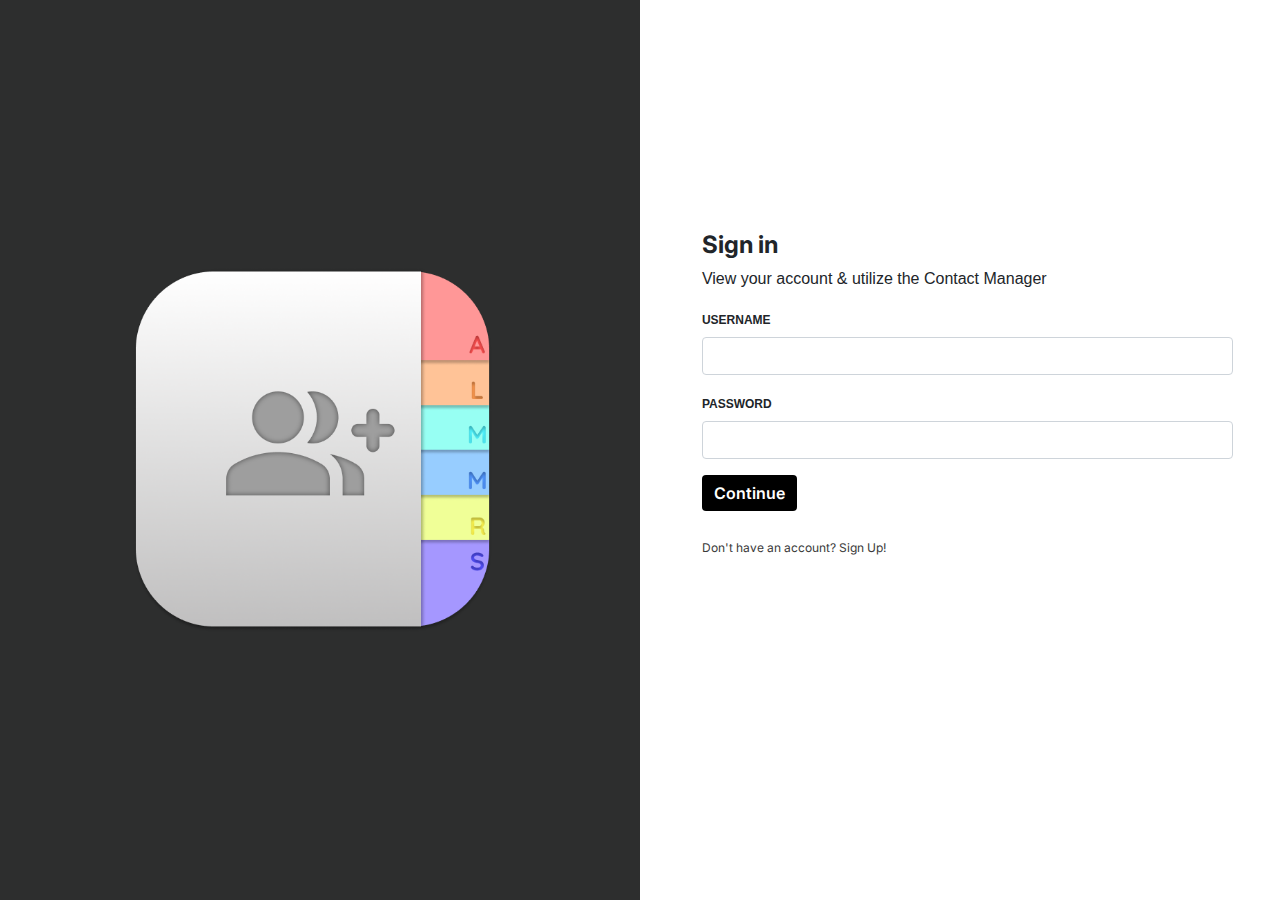
<file: index.html>
<!DOCTYPE html>
<html>
    <head>
        <title>COP 4331 Group Project</title>
        <meta name="viewport" content="width=device-width, initial-scale=1.0">
        <link rel="stylesheet" href="https://stackpath.bootstrapcdn.com/bootstrap/4.3.1/css/bootstrap.min.css">
        <link href="css/styles.css" rel="stylesheet">
        <script type="text/javascript" src="js/jquery-3.5.1.min.js"></script>
        <script type="text/javascript" src="js/md5.js"></script>
        <script type="text/javascript" src="js/code.js"></script>
        <script>
            if (readCookie() !== null) {
                window.location.href = "contacts.html";
            }
        </script>
    </head>

    <body>
        <div class="row">
            <div class="col-md-6 header-text" style="background-color: #2d2e2e; height:100vh;">
              
                  <img class="logo" src="assets/logo.png">
               
            </div>
            <div class="col-md-6" style="background-color: #fff; height:100vh;">
                <div class="well">
                    <div class="login">
                        <h1 class="header-text">Sign in</h1>
                        <p>View your account & utilize the Contact Manager</p>
    
                        <div class="form-group">
                            <label for="username">USERNAME</label>
                            <input type="text" class="form-control" id="username" required>
                        </div>
                        <div class="form-group">
                            <label for="password">PASSWORD</label>
                            <input type="password" class="form-control" id="password" required>
                        </div>
                        <button id="login-submit" type="submit" class="btn btn-primary" onclick="doLogin();">Continue</button>
        
                        <div class="form-error-text" id="login-error"></div>

                        <br>
                        <a id="signUp" href="#" class="no-account">Don't have an account? Sign Up!</a>
            
                    </div>
    
                    <div class="signup">
                        <h1 class="header-text">Create an Account</h1>
                        <p>You need an account to use the Contact Manager</p>
    
                        <div class="form-group">
                            <label for="firstName">FIRST NAME <span style="color:#e63946">*</span></label>
                            <input type="text" class="form-control" id="firstName" required>
                        </div>
                        <div class="form-group">
                            <label for="lastName">LAST NAME <span style="color:#e63946">*</span></label>
                            <input type="text" class="form-control" id="lastName" required>
                        </div>
                        <div class="form-group">
                            <label for="username">USERNAME <span style="color:#e63946">*</span></label>
                            <input type="text" class="form-control" id="registerUsername" required>
                        </div>
                        <div class="form-group">
                            <label for="password">PASSWORD <span style="color:#e63946">*</span></label>
                            <input type="password" class="form-control" id="registerPassword" required>
                        </div>
                        <div class="form-group">
                            <label for="password">CONFIRM PASSWORD <span style="color:#e63946">*</span></label> <span class="no_match" id="match-result"></span>
                            <input type="password" class="form-control" id="confirmPassword" required>
                        </div>
                        <button class="btn btn-primary" id="register-submit" onclick="doRegister();">Sign Up</button>
                        <div class="form-error-text" id="register-error"></div>
                

                        <div id="register-error"></div>

                        <br>
    
                        <a id="signIn" href="#" class="no-account">Already have an account? Sign In!</a>
            
                    </div>
                </div>
          </div>
    </body>

    <script src="https://cdnjs.cloudflare.com/ajax/libs/jquery/3.6.0/jquery.min.js" integrity="sha512-894YE6QWD5I59HgZOGReFYm4dnWc1Qt5NtvYSaNcOP+u1T9qYdvdihz0PPSiiqn/+/3e7Jo4EaG7TubfWGUrMQ==" crossorigin="anonymous" referrerpolicy="no-referrer"></script>


</html>
</file>
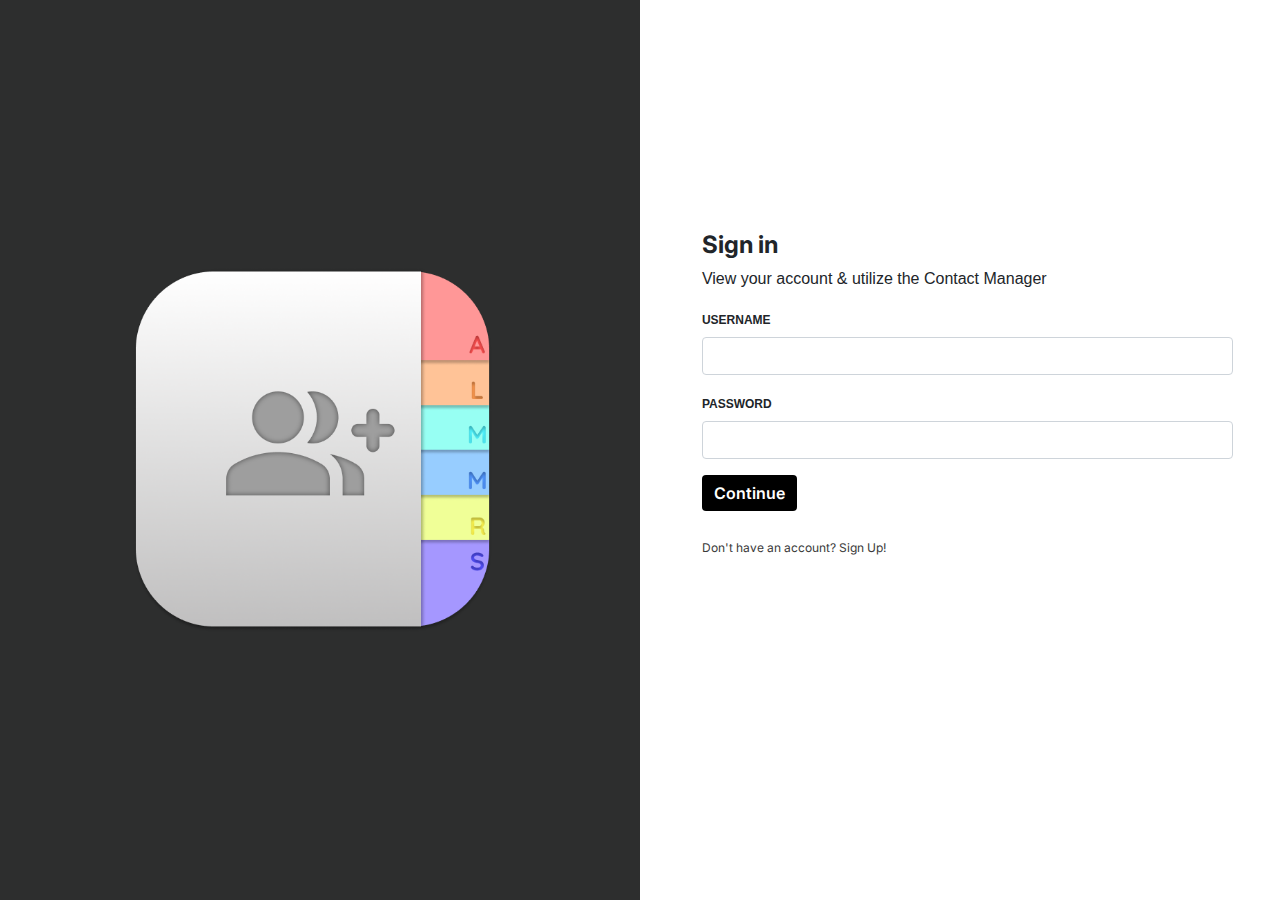
<file: contacts.html>
<!DOCTYPE html>
<html>
    <head>
        <title>Contacts</title>
        <link rel="stylesheet" href="https://stackpath.bootstrapcdn.com/bootstrap/4.3.1/css/bootstrap.min.css">
        <link href="css/contacts.css" rel="stylesheet">
        <link rel="stylesheet" href="https://cdnjs.cloudflare.com/ajax/libs/font-awesome/6.0.0-beta3/css/all.min.css" integrity="sha512-Fo3rlrZj/k7ujTnHg4CGR2D7kSs0v4LLanw2qksYuRlEzO+tcaEPQogQ0KaoGN26/zrn20ImR1DfuLWnOo7aBA==" crossorigin="anonymous" referrerpolicy="no-referrer" />
        <script src="https://www.kryogenix.org/code/browser/sorttable/sorttable.js"></script>
        <script type="text/javascript" src="js/code.js"></script>
        <script>
          if (readCookie() === null) {
              window.location.href = "index.html";
          }

        </script>
    </head>

    <body>
        <div class="row">
            <div class="col-md-1">

                <div class="sidebar">
                    <nav class="main-nav">
                      <ul class="main-menu">
                        <li class="menu-item">
                          <a href="/contacts.html" id="logo" class="menu-logo" onClick="window.location.reload();">
                            <img class="logo" src="assets/logo.png"/>
                          </a>
                        </li>
                        <li class="menu-item">
                          <a href="#" id="btnAddContact" class="menu-a">
                            <div class="menu-txt-hld">
                                <div class="circle">
                                    <i class="fas fa-user-plus circle-icon"></i>
                                  </div>
                            </div>
                          </a>
                        </li>
                        <li class="menu-item">
                            <a href="#" id="btnDisplayContacts" class="menu-a">
                                <div class="menu-txt-hld">
                                    <i class="fas fa-list menu-icon"></i>
                                </div>
                            </a>
                        </li>
                      
                        <li class="menu-item">
                            <a href="#" id="btnInfo" class="menu-a">
                              <div class="menu-txt-hld">
                                  <i class="fas fa-info-circle menu-icon"></i>
                              </div>
                            </a>
                          </li>
                        <li class="menu-item">
                          <a href="#" onclick="doLogout();" class="menu-bottom">
                            <div class="menu-txt-hld">
                              <i class="fas fa-sign-out-alt menu-icon"></i>
                            </div>
                          </a>
                        </li>
                      </ul>
                    </nav>
                </div>

            </div>
            <div class="col-md-11">
                <!-- Add Contact form -->
                <div class="well">
                  <div class="alert alert-success d-none" role="alert" id="addingResult"></div>
                  <div class="alert alert-danger d-none" role="alert" id="deletingResult"></div>
                  <div class="alert alert-success d-none" role="alert" id="finishEdit"></div>
                    <div class="addContact">
                        <h3>Add New Contact</h3>
                        <div id="addContact">
                            <div class="form-row">
                              <div class="form-group col-md-6">
                                <label for="addFirstName">FIRST NAME</label>
                                <input type="text" class="form-control" id="addFirstName" placeholder="First name">
                              </div>
                              <div class="form-group col-md-6">
                                <label for="addLastName">LAST NAME</label>
                                <input type="text" class="form-control" id="addLastName" placeholder="Last name">
                              </div>
                            </div>
                            <div class="form-group">
                                <label for="addEmail">EMAIL</label>
                                <input type="email" class="form-control" id="addEmail" placeholder="panic@thedis.co">
                            </div>
                            <div class="form-group">
                                <label for="phone">PHONE NUMBER</label>
                                <input class="form-control" type="tel" id="phone" name="phone" placeholder="Mobile number">
                            </div>
                            <button type="submit" class="btn btn-primary" onclick="doAddContact(); clearForms();">Add Contact</button>
                            <!--<div class="form-error-text" id="addingResult"></div>-->
                        </div>
                    </div>

                    <!-- All Contacts -->
                    <div class="displayContacts">
                        <div class="displayContactContainer">
                            <h3>All Contacts</h3>
                            <div class="search">
                                <div id="searchContacts" type="submit" class="search form-inline d-flex justify-content-center md-form form-sm">
                                    <i onclick="callSearch();" id="SubmitSearch" class="fas fa-search fa-2x" aria-hidden="true"></i>
                                    <input class="search form-control form-control-lg ml-3 w-75" type="text" id="SearchInput" placeholder="Search Contacts" aria-label="Search">
                                </div> 
                              </div><br>
                            <table class="table sortable" id="displayContacts">
                                <thead class="thead-dark">
                                <tr class="item">
                                    <th scope="col">First</th>
                                    <th scope="col">Last</th>
                                    <th scope="col">Email</th>
                                    <th scope="col">Phone</th>
                                    <th style="display:none;" scope="col"></th>
                                    <th style="display:none;" scope="col"></th>
                                    <th scope="col"></th>
                                    <th scope="col"></th>
                                </tr>
                                </thead>
                                <tbody id="contactTable">
                                </tbody>
                            </table>
                        </div>
                       
                    </div>


                    <!-- Project Info -->
                    <div class="aboutProject">
                        <h3>About Project</h3>
                        <p>COP4331 Small Project, Contact Manager: Spring 2022</p>
                        <p>The objective of this project was to design & develop a CRUD Contact Manager using PHP, HTML, CSS, & JavaScript</p>
                        <ul>
                            <li><strong>API</strong>: Mohammad Abdulwahab, Alexander Peterson</li>
                            <li><strong>Front-End</strong>: Leonardo Grespan, Sakun Chitraacharige</li>
                            <li><strong>Database</strong>: Robert Uriarte</li>
                            <li><strong>Project Manager</strong>: Mathew Liu</li>
                        </ul>
                        <p>Source code can be found <a href="https://github.com/alexp0804/ContactManager">here</a></p>
                    </div>
                </div>
            </div>
    
          </div>
        
    </body>

    <script src="https://cdnjs.cloudflare.com/ajax/libs/jquery/3.6.0/jquery.min.js" integrity="sha512-894YE6QWD5I59HgZOGReFYm4dnWc1Qt5NtvYSaNcOP+u1T9qYdvdihz0PPSiiqn/+/3e7Jo4EaG7TubfWGUrMQ==" crossorigin="anonymous" referrerpolicy="no-referrer"></script>
    <script type="text/javascript" src="js/code.js"></script>
</html>
</file>
<file: css/styles.css>
@import url('https://fonts.googleapis.com/css2?family=Inter:wght@400;600;700&display=swap');
/* for chrome hiding scrollbar  */
::-webkit-scrollbar { 
    width: 0px!important;
  } 

html, body {
    max-width: 100%;
    overflow-x: hidden;
}

body {
    background-color: #fff;
}

a {
    color: rgb(58, 58, 58)
}

a:hover {
    color: rgb(31, 31, 31)
}

h1, h2, h3, h4 {
    font-family: 'Inter', sans-serif;
}

label {
    font-size: 12px;
    font-weight:bold;
}

form {
    padding-bottom: 20px;
}

.logo {
    max-width: 40vh;
    width:auto;
    position: absolute;
    top: 0;
    bottom: 0;
    left: 0;
    right: 0;
    margin: auto;
}

.header-text {
    font-family: 'Inter', sans-serif;
    font-size: 24px;
    font-weight: 700;
}

.well {
    max-width: 85%;
    width:auto;
    position: relative;
    top: 15%;
    bottom: 0;
    left: 0;
    right: 0;
    margin: auto;
}

.form-error-text {
    color:#e63946;
    font-size:12px;
}

.signup {
    display: none;
}

.login {
    margin-top: 18%;
}

.form-control {
    border-width:0.5px;
}

.no_match {
    font-size: 12px;
}

.btn-primary {
    background-color: #000;
    border:none;
    font-family: 'Inter', sans-serif;
    font-weight: 600;
}

.btn-primary:hover {
    background: rgb(37, 37, 37);
}

.btn:hover {
    background-color: rgb(53, 53, 53);
}
.btn:disabled {
    color: #AAA;
    background-color: #222;
}

.no-account {
    font-family: 'Inter', sans-serif;
    font-size: 12px;
}
</file>
<file: css/contacts.css>
@import url('https://fonts.googleapis.com/css2?family=Inter:wght@400;600;700&display=swap');

html, body {
    max-width: 100%;
    overflow-x: hidden;
}

body {
    background: #f0f0f0;
}

h1, h2, h3, h4 {
    font-family: 'Inter', sans-serif;
    font-weight: 700;
    padding-bottom:20px;
}
a {
    color:black;
    text-decoration:underline;
}
a:hover {
    color:rgb(71, 71, 71);
}
.header-text {
    font-size:24px;
    margin-top:20px;
}
.btn-primary:hover {
    background: rgb(37, 37, 37);
}
.logo {
    width: 300%;
}
.sidebar {
    width: 85px;
    position: fixed;
    left: 20px;
    top: 20px;
    bottom: 20px;
    background: #2d2e2e;
    border-radius: 20px;
    box-shadow: 0 4px 6px -1px rgb(0 0 0 / 0.1), 0 2px 4px -2px rgb(0 0 0 / 0.1);
}

.border-col {
    border-left: 1px solid rgb(204, 204, 204);
}

.main-menu {
    margin-block-start: 0;
    margin-block-end: 0;
    margin-inline-start: 0px;
    margin-inline-end: 0px;
    padding-inline-start: 0;
    display: flex;
    flex-direction: column;
    align-items: center;
}

.menu-item {
    list-style: none;
    position: relative;
    width: 85px;
    height: 65px;
}

.menu-logo {
    padding: 20px 33.5px;
    display: flex;
    align-items: center;
    justify-content: center;
    text-decoration: none;
}

.menu-a {
    padding: 20px 33.5px;
    margin-top:80px;
    display: flex;
    align-items: center;
    justify-content: center;
    text-decoration: none;
}

.menu-bottom {
    padding: 20px;
    margin-bottom:80px;
    position:fixed;
    bottom: 0;
    text-decoration: none;
}

.menu-icon {
    display: block;
    font-size: 1.5rem;
    color: #bdbdbd;
    position: relative;
    z-index: 100;
    transition: 400ms;
}

.menu-item:hover .menu-txt {
    opacity: 1;
    width: 100%;
    min-width: 40px;
    padding: 0px 20px;
    transition-delay: 0s;
    color: #4c4c4c;
}

.menu-txt-hld {
    position: absolute;
    z-index: 99;
    background: rgba(255, 255, 255, 0);
    border: 1px solid rgba(0, 0, 0, 0);
    border-radius: 38px;
    font-size: .94rem;
    box-shadow: 0px 0px 8px rgba(0, 0, 0, 0);
    padding: 9.5px 8px;
    transition: 250ms linear;
    display: flex;
    align-items: center;
    transition-delay: 10ms;
}

.active .menu-icon {
    color: #03A9F4;
}

.circle {
    background: #ef476f;
    border-radius: 50%;
    color: #fff;
    height: 3.5em;
    position: relative;
    width: 3.5em;
    }

.circle-icon {
    fill: currentColor;
    height: 50%;
    left: 50%;
    position: absolute;
    stroke: currentColor;
    stroke-width: 0;
    top: 60%;
    transform: translate(-50%, -50%);
    width: 30%;
}

input.form-control.search[type=text] {
    border:none;
    border-bottom:2px solid black;
    background:transparent;
    border-radius:0;
    font-weight: 200;
}

.well {
    width:60%;
    display:block;
    margin: 0 auto;
}

.btn-primary {
    background-color: #000;
    border:none;
    font-family: 'Inter', sans-serif;
    font-weight: 600;
}
thead th {
    background-color: #E0E0E0;
  }
thead th:first-child {
    border-radius: 5px 0 0 5px;
}
thead th:last-child {
    border-radius: 0 5px 5px 0;
}
/** Border Fix. **/
table th {
    border: none !important;
}
table td {
    border: none !important;
}

.table .thead-dark th {
    background: #2d2e2e;
    border: none;
}

label {
    font-size: 12px;
    font-weight:bold;
}

.displayContacts {
    margin-top:10%;
}

.addContact {
    display: none;
    margin-top:10%;
}

.editContact {
    display:none;
    margin-top:10%;
}

.search{
    margin-bottom: 1%;
}

.aboutProject {
    margin-top:10%;
    display:none;
}

#addingResult {
    position:fixed; 
    top: 15px; 
    width: 55%;
    z-index:9999; 
}


#deletingResult {
    position:fixed; 
    top: 15px; 
    width: 55%;
    z-index:9999; 
}

#finishEdit {
    position:fixed; 
    top: 15px; 
    width: 55%;
    z-index:9999; 
}
</file>
